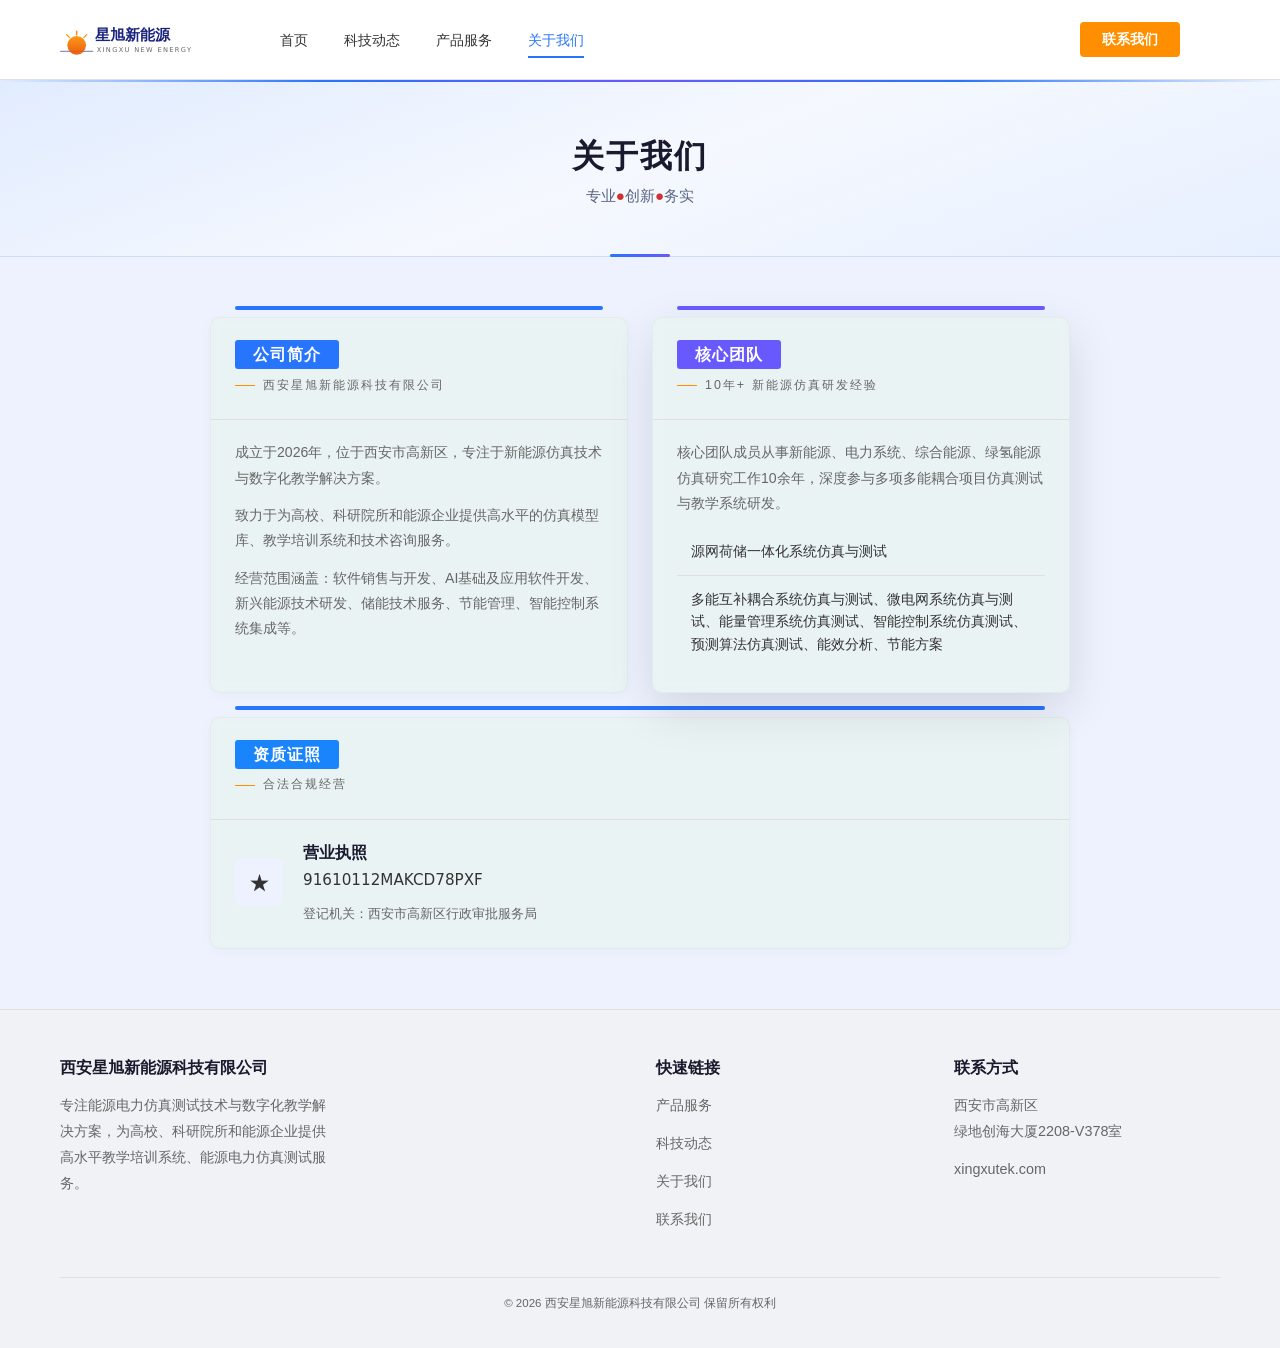
<file: about.html>
<!DOCTYPE html>
<html lang="zh-CN">
<head>
  <meta charset="UTF-8">
  <meta name="viewport" content="width=device-width, initial-scale=1.0">
  <meta name="description" content="了解星旭新能源 — 公司简介、团队背景与资质证照">
  <title>关于我们 — 星旭新能源</title>
  <link rel="icon" href="favicon.svg" type="image/svg+xml">
  <link rel="stylesheet" href="css/style.css?v=20260528d">
<script>var _hmt=_hmt||[];(function(){var hm=document.createElement("script");hm.src="https://hm.baidu.com/hm.js?4e7e7a96ab11a7a02c850b5ba16cb30c";var s=document.getElementsByTagName("script")[0];s.parentNode.insertBefore(hm,s);})();</script>
</head>
<body>

<nav class="navbar">
  <div class="nav-inner">
    <a href="index.html" class="nav-logo">
      <img src="images/logo.svg" alt="星旭新能源">
    </a>
    <ul class="nav-links" id="navLinks">
      <li><a href="index.html">首页</a></li>
      <li><a href="news.html">科技动态</a></li>
      <li><a href="products.html">产品服务</a></li>
      <li><a href="about.html" class="active">关于我们</a></li>
    </ul>
    <div class="nav-contact">
      <a href="contact.html" class="btn btn-primary">联系我们</a>
    </div>
    <button class="nav-toggle" id="navToggle" aria-label="菜单">&#9776;</button>
  </div>
</nav>

<section class="hero-sub">
  <div class="container">
    <h1>关于我们</h1>
    <p>专业<span style="color:#D32F2F;">●</span>创新<span style="color:#D32F2F;">●</span>务实</p>
  </div>
</section>

<section class="section reveal" style="background: #eef2ff;">
  <div class="container" style="max-width: 900px;">
    <div class="news-grid" style="grid-template-columns: 1fr 1fr;">

      <!-- 公司简介 -->
      <div class="news-col" style="margin:0;">
        <div class="news-col-header">
          <span class="news-tag t1">公司简介</span>
          <p class="news-subtitle">西安星旭新能源科技有限公司</p>
        </div>
        <div class="product-card-body">
          <p style="font-size: 0.88rem; line-height: 1.8;">成立于2026年，位于西安市高新区，专注于新能源仿真技术与数字化教学解决方案。</p>
          <p style="font-size: 0.88rem; line-height: 1.8;">致力于为高校、科研院所和能源企业提供高水平的仿真模型库、教学培训系统和技术咨询服务。</p>
          <p style="font-size: 0.88rem; line-height: 1.8;">经营范围涵盖：软件销售与开发、AI基础及应用软件开发、新兴能源技术研发、储能技术服务、节能管理、智能控制系统集成等。</p>
        </div>
      </div>

      <!-- 核心团队 -->
      <div class="news-col" style="margin:0;">
        <div class="news-col-header">
          <span class="news-tag t2">核心团队</span>
          <p class="news-subtitle">10年+ 新能源仿真研发经验</p>
        </div>
        <div class="product-card-body">
          <p style="font-size: 0.88rem; line-height: 1.8;">核心团队成员从事新能源、电力系统、综合能源、绿氢能源仿真研究工作10余年，深度参与多项多能耦合项目仿真测试与教学系统研发。</p>
          <div class="product-list" style="margin-top: 12px;">
            <div class="product-item">源网荷储一体化系统仿真与测试</div>
            <div class="product-item">多能互补耦合系统仿真与测试、微电网系统仿真与测试、能量管理系统仿真测试、智能控制系统仿真测试、预测算法仿真测试、能效分析、节能方案</div>
          </div>
        </div>
      </div>

    </div>

    <!-- 资质证照 -->
    <div style="margin-top: 24px;">
      <div class="news-col">
        <div class="news-col-header">
          <span class="news-tag t3">资质证照</span>
          <p class="news-subtitle">合法合规经营</p>
        </div>
        <div class="product-card-body">
          <div style="display: grid; grid-template-columns: auto 1fr; gap: 20px; align-items: center;">
            <div style="width: 48px; height: 48px; background: #eef2ff; border-radius: 8px; display: flex; align-items: center; justify-content: center; font-size: 1.3rem;">&#9733;</div>
            <div>
              <p style="font-weight: 700; color: #1a1a2e; margin-bottom: 2px;">营业执照</p>
              <p style="font-family: var(--font-en); font-size: 0.95rem; color: var(--color-text);">91610112MAKCD78PXF</p>
              <p style="font-size: 0.8rem; color: var(--color-text-light); margin: 0;">登记机关：西安市高新区行政审批服务局</p>
            </div>
          </div>
        </div>
      </div>
    </div>
  </div>
</section>

<footer class="footer-new">
  <div class="container">
    <div class="footer-grid">
      <div>
        <h4>西安星旭新能源科技有限公司</h4>
        <p>专注能源电力仿真测试技术与数字化教学解决方案，为高校、科研院所和能源企业提供高水平教学培训系统、能源电力仿真测试服务。</p>
      </div>
      <div></div>
      <div>
        <h4>快速链接</h4>
        <p><a href="products.html">产品服务</a></p>
        <p><a href="news.html">科技动态</a></p>
        <p><a href="about.html">关于我们</a></p>
        <p><a href="contact.html">联系我们</a></p>
      </div>
      <div>
        <h4>联系方式</h4>
        <p>西安市高新区<br>绿地创海大厦2208-V378室</p>
        <p style="margin-top:8px;">xingxutek.com</p>
      </div>
    </div>
    <div class="footer-bottom">
      <p>&copy; 2026 西安星旭新能源科技有限公司 保留所有权利</p>
    </div>
  </div>
</footer>

<script src="js/main.js"></script>
</body>
</html>
</file>
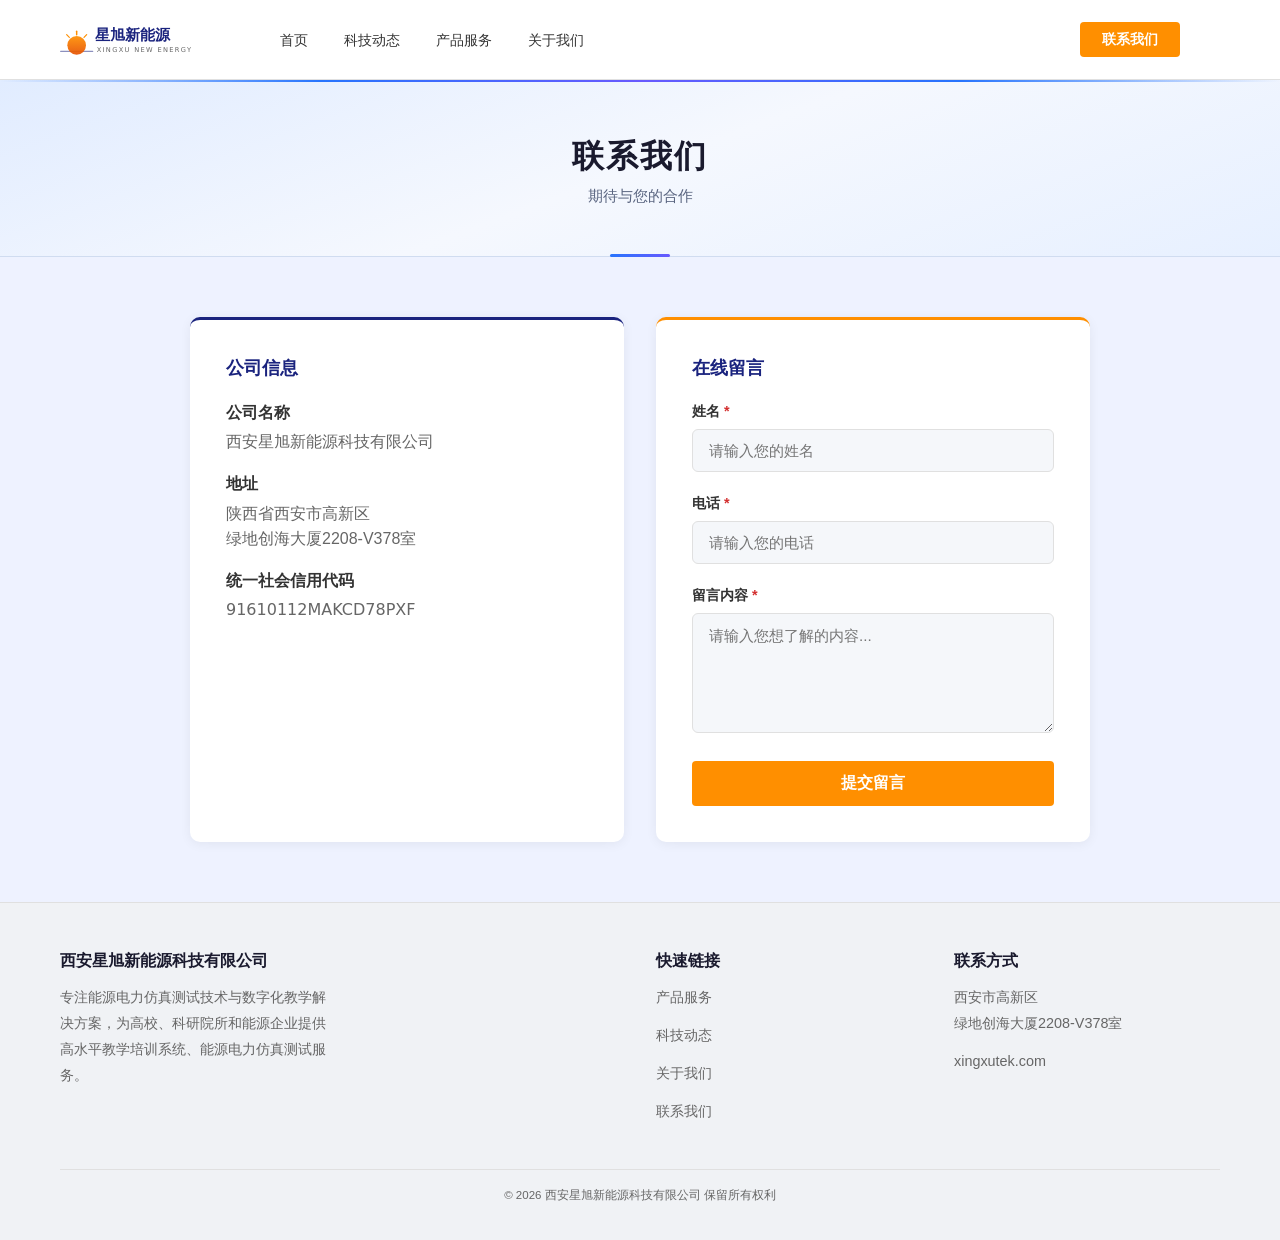
<file: contact.html>
<!DOCTYPE html>
<html lang="zh-CN">
<head>
  <meta charset="UTF-8">
  <meta name="viewport" content="width=device-width, initial-scale=1.0">
  <meta name="description" content="联系星旭新能源 — 商务合作与技术咨询">
  <title>联系我们 — 星旭新能源</title>
  <link rel="icon" href="favicon.svg" type="image/svg+xml">
  <link rel="stylesheet" href="css/style.css?v=20260528d">
<script>var _hmt=_hmt||[];(function(){var hm=document.createElement("script");hm.src="https://hm.baidu.com/hm.js?4e7e7a96ab11a7a02c850b5ba16cb30c";var s=document.getElementsByTagName("script")[0];s.parentNode.insertBefore(hm,s);})();</script>
</head>
<body>

<nav class="navbar">
  <div class="nav-inner">
    <a href="index.html" class="nav-logo">
      <img src="images/logo.svg" alt="星旭新能源">
    </a>
    <ul class="nav-links" id="navLinks">
      <li><a href="index.html">首页</a></li>
      <li><a href="news.html">科技动态</a></li>
      <li><a href="products.html">产品服务</a></li>
      <li><a href="about.html">关于我们</a></li>
    </ul>
    <div class="nav-contact">
      <a href="contact.html" class="btn btn-primary">联系我们</a>
    </div>
    <button class="nav-toggle" id="navToggle" aria-label="菜单">&#9776;</button>
  </div>
</nav>

<section class="hero-sub">
  <div class="container">
    <h1>联系我们</h1>
    <p>期待与您的合作</p>
  </div>
</section>

<section class="section reveal" style="background: #eef2ff;">
  <div class="container">
    <div class="contact-grid">

      <div class="info-card">
        <h3>公司信息</h3>
        <div class="info-item">
          <strong>公司名称</strong>
          <p>西安星旭新能源科技有限公司</p>
        </div>
        <div class="info-item">
          <strong>地址</strong>
          <p>陕西省西安市高新区<br>绿地创海大厦2208-V378室</p>
        </div>
        <div class="info-item">
          <strong>统一社会信用代码</strong>
          <p style="font-family: var(--font-en);">91610112MAKCD78PXF</p>
        </div>
      </div>

      <div class="info-card">
        <h3>在线留言</h3>
        <form id="contactForm" novalidate>
          <div class="form-group">
            <label for="name">姓名 <span style="color: #D32F2F;">*</span></label>
            <input type="text" id="name" name="name" required placeholder="请输入您的姓名">
            <span class="form-error" id="nameError">请输入姓名</span>
          </div>
          <div class="form-group">
            <label for="phone">电话 <span style="color: #D32F2F;">*</span></label>
            <input type="tel" id="phone" name="phone" required placeholder="请输入您的电话">
            <span class="form-error" id="phoneError">请输入电话</span>
          </div>
          <div class="form-group">
            <label for="message">留言内容 <span style="color: #D32F2F;">*</span></label>
            <textarea id="message" name="message" required placeholder="请输入您想了解的内容..."></textarea>
            <span class="form-error" id="messageError">请输入留言内容</span>
          </div>
          <button type="submit" class="btn btn-primary" style="width: 100%;">提交留言</button>
        </form>
        <div id="formSuccess" style="display: none;" class="form-success"><div class="check-icon">&#10004;</div><p>留言已提交，我们会尽快与您联系！</p></div>
      </div>

    </div>
  </div>
</section>

<footer class="footer-new">
  <div class="container">
    <div class="footer-grid">
      <div>
        <h4>西安星旭新能源科技有限公司</h4>
        <p>专注能源电力仿真测试技术与数字化教学解决方案，为高校、科研院所和能源企业提供高水平教学培训系统、能源电力仿真测试服务。</p>
      </div>
      <div></div>
      <div>
        <h4>快速链接</h4>
        <p><a href="products.html">产品服务</a></p>
        <p><a href="news.html">科技动态</a></p>
        <p><a href="about.html">关于我们</a></p>
        <p><a href="contact.html">联系我们</a></p>
      </div>
      <div>
        <h4>联系方式</h4>
        <p>西安市高新区<br>绿地创海大厦2208-V378室</p>
        <p style="margin-top:8px;">xingxutek.com</p>
      </div>

    </div>
    <div class="footer-bottom">
      <p>&copy; 2026 西安星旭新能源科技有限公司 保留所有权利</p>
    </div>
  </div>
</footer>

<script src="js/main.js"></script>
</body>
</html>
</file>
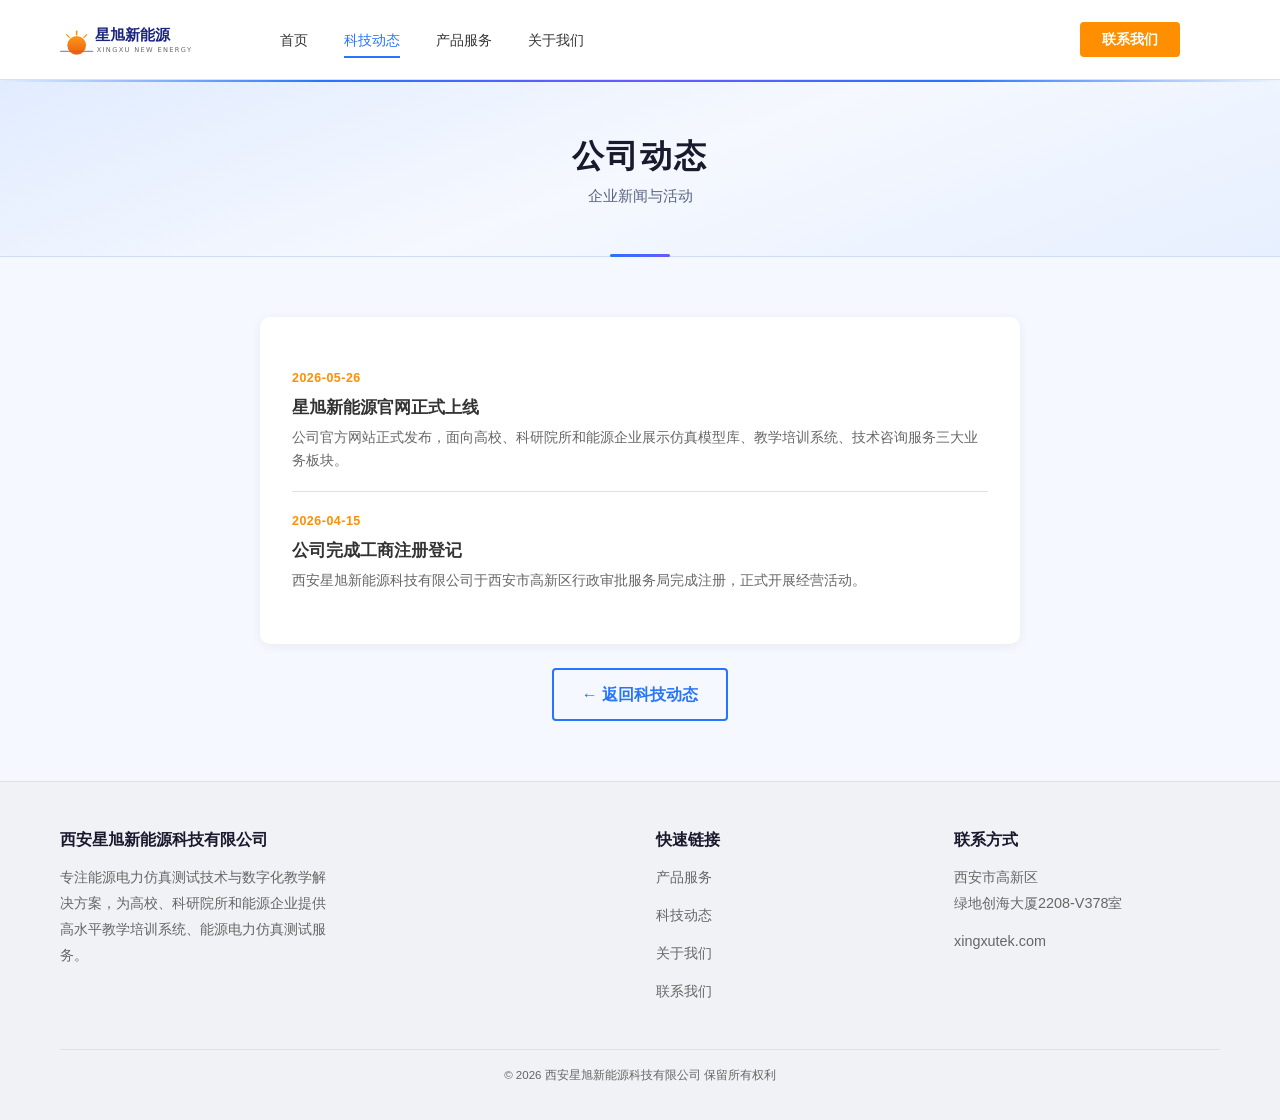
<file: news-company.html>
<!DOCTYPE html>
<html lang="zh-CN">
<head>
  <meta charset="UTF-8">
  <meta name="viewport" content="width=device-width, initial-scale=1.0">
  <meta name="description" content="星旭新能源公司动态">
  <title>公司动态 — 星旭新能源</title>
  <link rel="icon" href="favicon.svg" type="image/svg+xml">
  <link rel="stylesheet" href="css/style.css?v=20260528d">
<script>var _hmt=_hmt||[];(function(){var hm=document.createElement("script");hm.src="https://hm.baidu.com/hm.js?4e7e7a96ab11a7a02c850b5ba16cb30c";var s=document.getElementsByTagName("script")[0];s.parentNode.insertBefore(hm,s);})();</script>
</head>
<body>

<nav class="navbar">
  <div class="nav-inner">
    <a href="index.html" class="nav-logo">
      <img src="images/logo.svg" alt="星旭新能源">
    </a>
    <ul class="nav-links" id="navLinks">
      <li><a href="index.html">首页</a></li>
      <li><a href="news.html" class="active">科技动态</a></li>
      <li><a href="products.html">产品服务</a></li>
      <li><a href="about.html">关于我们</a></li>
    </ul>
    <div class="nav-contact">
      <a href="contact.html" class="btn btn-primary">联系我们</a>
    </div>
    <button class="nav-toggle" id="navToggle" aria-label="菜单">&#9776;</button>
  </div>
</nav>

<section class="hero-sub">
  <div class="container">
    <h1>公司动态</h1>
    <p>企业新闻与活动</p>
  </div>
</section>

<section class="section reveal">
  <div class="container" style="max-width: 800px;">
    <div class="news-list-page">
      <div class="news-list-item">
        <div class="news-date">2026-05-26</div>
        <div class="news-item-title">星旭新能源官网正式上线</div>
        <div class="news-item-desc">公司官方网站正式发布，面向高校、科研院所和能源企业展示仿真模型库、教学培训系统、技术咨询服务三大业务板块。</div>
      </div>
      <div class="news-list-item">
        <div class="news-date">2026-04-15</div>
        <div class="news-item-title">公司完成工商注册登记</div>
        <div class="news-item-desc">西安星旭新能源科技有限公司于西安市高新区行政审批服务局完成注册，正式开展经营活动。</div>
      </div>
    </div>
    <div style="text-align: center; margin-top: 24px;">
      <a href="news.html" class="btn btn-outline" style="color: #2774fd; border-color: #2774fd;">← 返回科技动态</a>
    </div>
  </div>
</section>

<footer class="footer-new">
  <div class="container">
    <div class="footer-grid">
      <div>
        <h4>西安星旭新能源科技有限公司</h4>
        <p>专注能源电力仿真测试技术与数字化教学解决方案，为高校、科研院所和能源企业提供高水平教学培训系统、能源电力仿真测试服务。</p>
      </div>
      <div></div>
      <div>
        <h4>快速链接</h4>
        <p><a href="products.html">产品服务</a></p>
        <p><a href="news.html">科技动态</a></p>
        <p><a href="about.html">关于我们</a></p>
        <p><a href="contact.html">联系我们</a></p>
      </div>
      <div>
        <h4>联系方式</h4>
        <p>西安市高新区<br>绿地创海大厦2208-V378室</p>
        <p style="margin-top:8px;">xingxutek.com</p>
      </div>

    </div>
    <div class="footer-bottom">
      <p>&copy; 2026 西安星旭新能源科技有限公司 保留所有权利</p>
    </div>
  </div>
</footer>

<script src="js/main.js"></script>
</body>
</html>
</file>
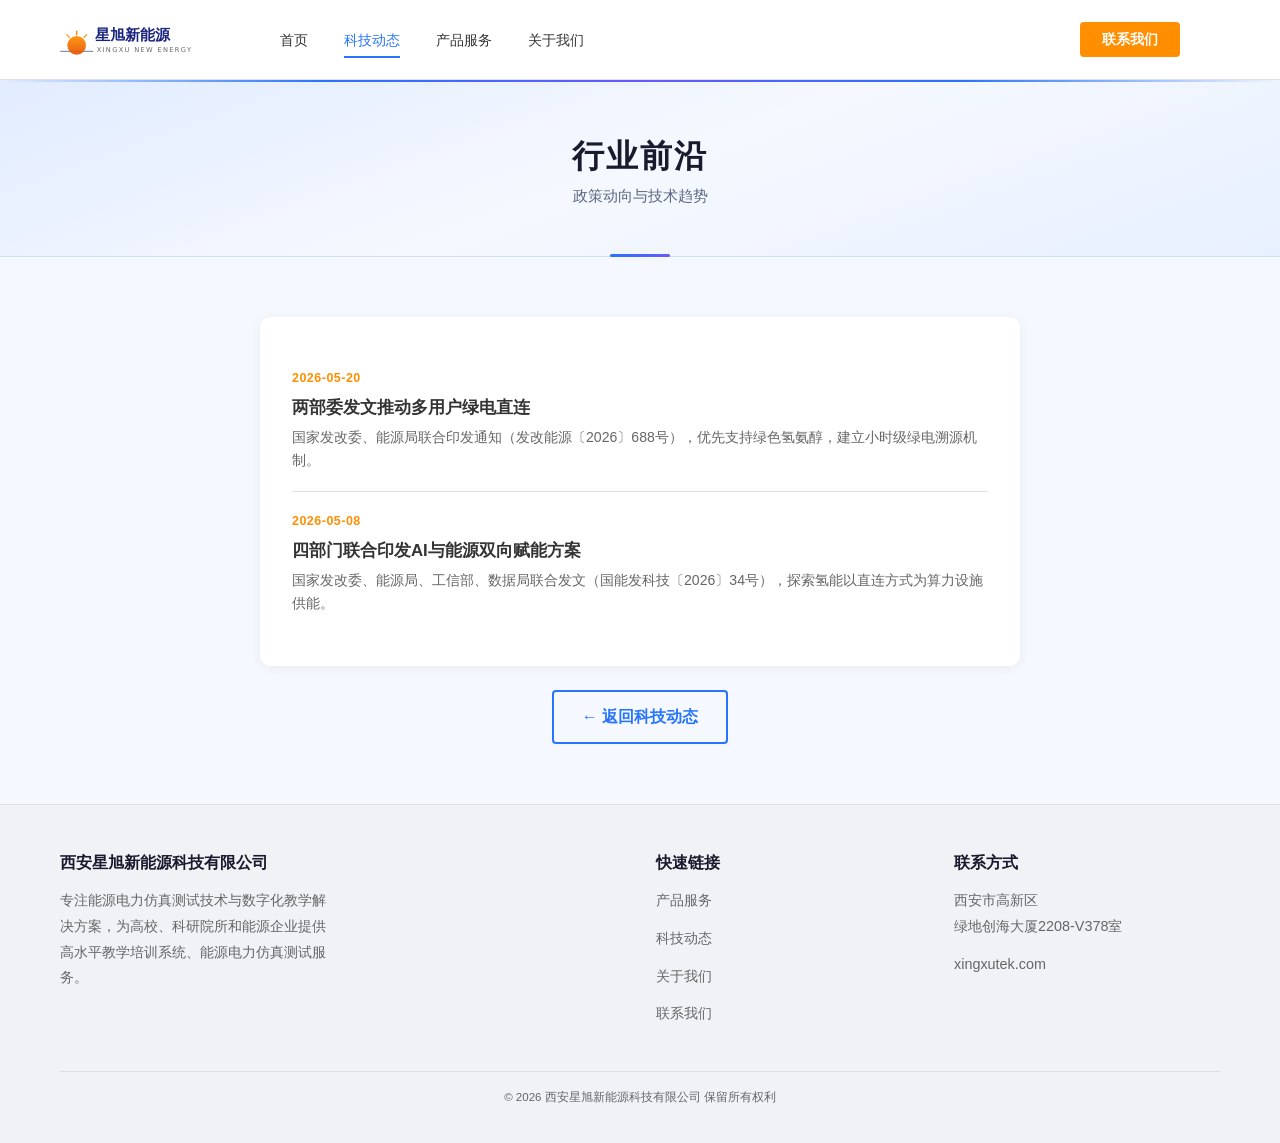
<file: news-industry.html>
<!DOCTYPE html>
<html lang="zh-CN">
<head>
  <meta charset="UTF-8">
  <meta name="viewport" content="width=device-width, initial-scale=1.0">
  <meta name="description" content="星旭新能源行业前沿">
  <title>行业前沿 — 星旭新能源</title>
  <link rel="icon" href="favicon.svg" type="image/svg+xml">
  <link rel="stylesheet" href="css/style.css?v=20260528d">
<script>var _hmt=_hmt||[];(function(){var hm=document.createElement("script");hm.src="https://hm.baidu.com/hm.js?4e7e7a96ab11a7a02c850b5ba16cb30c";var s=document.getElementsByTagName("script")[0];s.parentNode.insertBefore(hm,s);})();</script>
</head>
<body>

<nav class="navbar">
  <div class="nav-inner">
    <a href="index.html" class="nav-logo">
      <img src="images/logo.svg" alt="星旭新能源">
    </a>
    <ul class="nav-links" id="navLinks">
      <li><a href="index.html">首页</a></li>
      <li><a href="news.html" class="active">科技动态</a></li>
      <li><a href="products.html">产品服务</a></li>
      <li><a href="about.html">关于我们</a></li>
    </ul>
    <div class="nav-contact">
      <a href="contact.html" class="btn btn-primary">联系我们</a>
    </div>
    <button class="nav-toggle" id="navToggle" aria-label="菜单">&#9776;</button>
  </div>
</nav>

<section class="hero-sub">
  <div class="container">
    <h1>行业前沿</h1>
    <p>政策动向与技术趋势</p>
  </div>
</section>

<section class="section reveal">
  <div class="container" style="max-width: 800px;">
    <div class="news-list-page">
      <div class="news-list-item">
        <div class="news-date">2026-05-20</div>
        <div class="news-item-title"><a href="https://www.ndrc.gov.cn/xwdt/tzgg/202605/t20260520_1405314_ext.html" target="_blank" rel="noopener">两部委发文推动多用户绿电直连</a></div>
        <div class="news-item-desc">国家发改委、能源局联合印发通知（发改能源〔2026〕688号），优先支持绿色氢氨醇，建立小时级绿电溯源机制。</div>
      </div>
      <div class="news-list-item">
        <div class="news-date">2026-05-08</div>
        <div class="news-item-title"><a href="https://www.gov.cn/zhengce/zhengceku/202605/content_7068153.htm" target="_blank" rel="noopener">四部门联合印发AI与能源双向赋能方案</a></div>
        <div class="news-item-desc">国家发改委、能源局、工信部、数据局联合发文（国能发科技〔2026〕34号），探索氢能以直连方式为算力设施供能。</div>
      </div>
    </div>
    <div style="text-align: center; margin-top: 24px;">
      <a href="news.html" class="btn btn-outline" style="color: #2774fd; border-color: #2774fd;">← 返回科技动态</a>
    </div>
  </div>
</section>

<footer class="footer-new">
  <div class="container">
    <div class="footer-grid">
      <div>
        <h4>西安星旭新能源科技有限公司</h4>
        <p>专注能源电力仿真测试技术与数字化教学解决方案，为高校、科研院所和能源企业提供高水平教学培训系统、能源电力仿真测试服务。</p>
      </div>
      <div></div>
      <div>
        <h4>快速链接</h4>
        <p><a href="products.html">产品服务</a></p>
        <p><a href="news.html">科技动态</a></p>
        <p><a href="about.html">关于我们</a></p>
        <p><a href="contact.html">联系我们</a></p>
      </div>
      <div>
        <h4>联系方式</h4>
        <p>西安市高新区<br>绿地创海大厦2208-V378室</p>
        <p style="margin-top:8px;">xingxutek.com</p>
      </div>

    </div>
    <div class="footer-bottom">
      <p>&copy; 2026 西安星旭新能源科技有限公司 保留所有权利</p>
    </div>
  </div>
</footer>

<script src="js/main.js"></script>
</body>
</html>
</file>
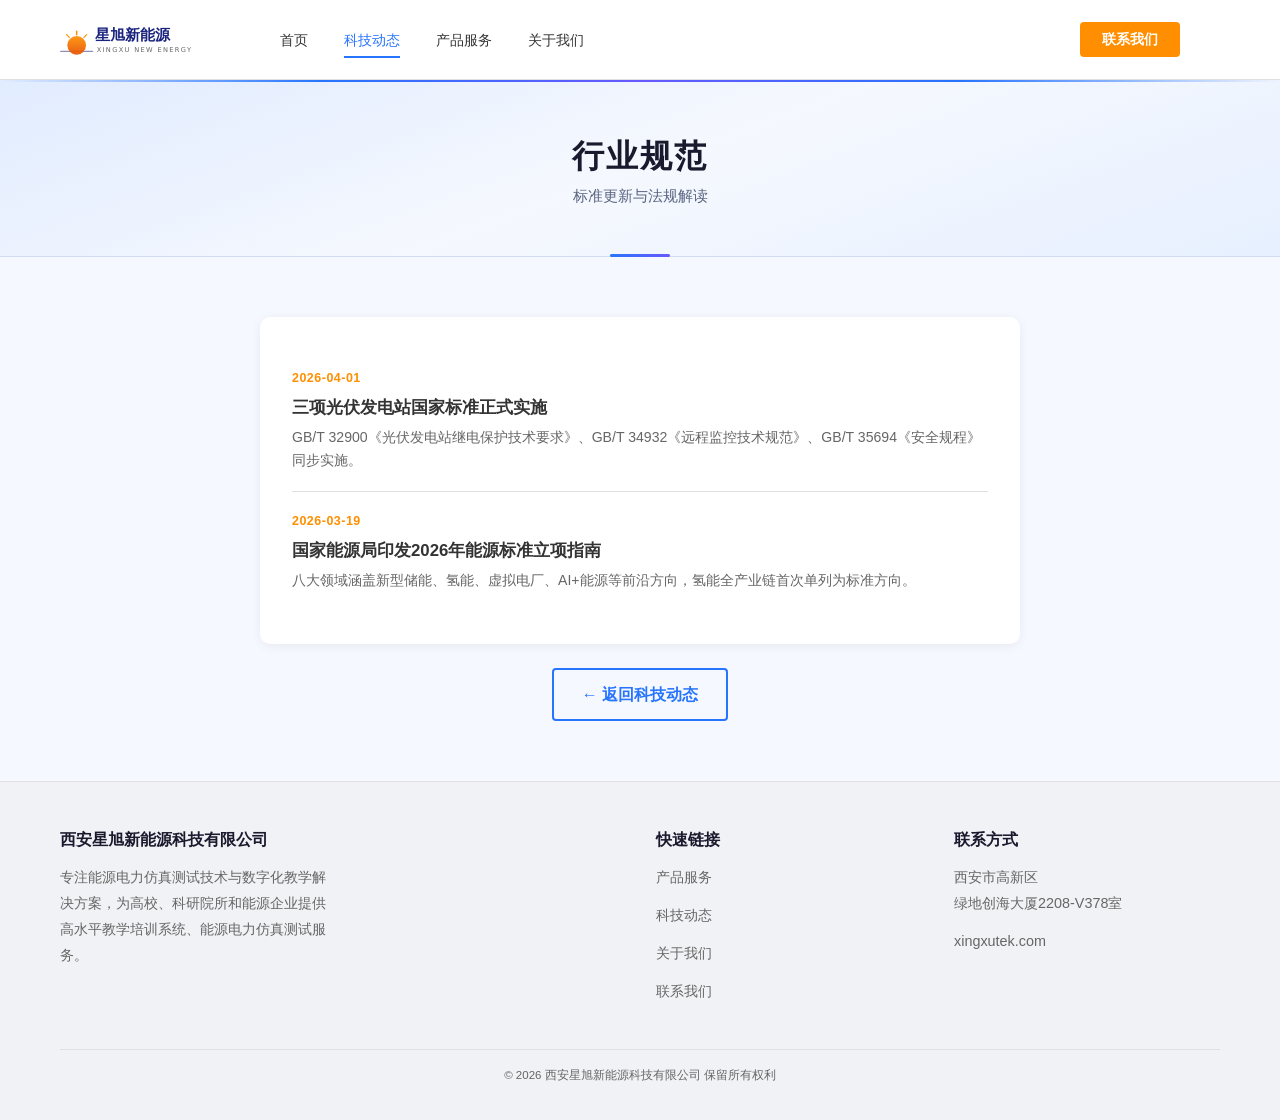
<file: news-standards.html>
<!DOCTYPE html>
<html lang="zh-CN">
<head>
  <meta charset="UTF-8">
  <meta name="viewport" content="width=device-width, initial-scale=1.0">
  <meta name="description" content="星旭新能源行业规范">
  <title>行业规范 — 星旭新能源</title>
  <link rel="icon" href="favicon.svg" type="image/svg+xml">
  <link rel="stylesheet" href="css/style.css?v=20260528d">
<script>var _hmt=_hmt||[];(function(){var hm=document.createElement("script");hm.src="https://hm.baidu.com/hm.js?4e7e7a96ab11a7a02c850b5ba16cb30c";var s=document.getElementsByTagName("script")[0];s.parentNode.insertBefore(hm,s);})();</script>
</head>
<body>

<nav class="navbar">
  <div class="nav-inner">
    <a href="index.html" class="nav-logo">
      <img src="images/logo.svg" alt="星旭新能源">
    </a>
    <ul class="nav-links" id="navLinks">
      <li><a href="index.html">首页</a></li>
      <li><a href="news.html" class="active">科技动态</a></li>
      <li><a href="products.html">产品服务</a></li>
      <li><a href="about.html">关于我们</a></li>
    </ul>
    <div class="nav-contact">
      <a href="contact.html" class="btn btn-primary">联系我们</a>
    </div>
    <button class="nav-toggle" id="navToggle" aria-label="菜单">&#9776;</button>
  </div>
</nav>

<section class="hero-sub">
  <div class="container">
    <h1>行业规范</h1>
    <p>标准更新与法规解读</p>
  </div>
</section>

<section class="section reveal">
  <div class="container" style="max-width: 800px;">
    <div class="news-list-page">
      <div class="news-list-item">
        <div class="news-date">2026-04-01</div>
        <div class="news-item-title"><a href="https://www.cqn.com.cn/zgzlb/content/2026-04/01/content_9150469.htm" target="_blank" rel="noopener">三项光伏发电站国家标准正式实施</a></div>
        <div class="news-item-desc">GB/T 32900《光伏发电站继电保护技术要求》、GB/T 34932《远程监控技术规范》、GB/T 35694《安全规程》同步实施。</div>
      </div>
      <div class="news-list-item">
        <div class="news-date">2026-03-19</div>
        <div class="news-item-title"><a href="http://www.nea.gov.cn/20260324/a3810b8d733c4972a67ef5891a17b8ea/c.html" target="_blank" rel="noopener">国家能源局印发2026年能源标准立项指南</a></div>
        <div class="news-item-desc">八大领域涵盖新型储能、氢能、虚拟电厂、AI+能源等前沿方向，氢能全产业链首次单列为标准方向。</div>
      </div>
    </div>
    <div style="text-align: center; margin-top: 24px;">
      <a href="news.html" class="btn btn-outline" style="color: #2774fd; border-color: #2774fd;">← 返回科技动态</a>
    </div>
  </div>
</section>

<footer class="footer-new">
  <div class="container">
    <div class="footer-grid">
      <div>
        <h4>西安星旭新能源科技有限公司</h4>
        <p>专注能源电力仿真测试技术与数字化教学解决方案，为高校、科研院所和能源企业提供高水平教学培训系统、能源电力仿真测试服务。</p>
      </div>
      <div></div>
      <div>
        <h4>快速链接</h4>
        <p><a href="products.html">产品服务</a></p>
        <p><a href="news.html">科技动态</a></p>
        <p><a href="about.html">关于我们</a></p>
        <p><a href="contact.html">联系我们</a></p>
      </div>
      <div>
        <h4>联系方式</h4>
        <p>西安市高新区<br>绿地创海大厦2208-V378室</p>
        <p style="margin-top:8px;">xingxutek.com</p>
      </div>

    </div>
    <div class="footer-bottom">
      <p>&copy; 2026 西安星旭新能源科技有限公司 保留所有权利</p>
    </div>
  </div>
</footer>

<script src="js/main.js"></script>
</body>
</html>
</file>
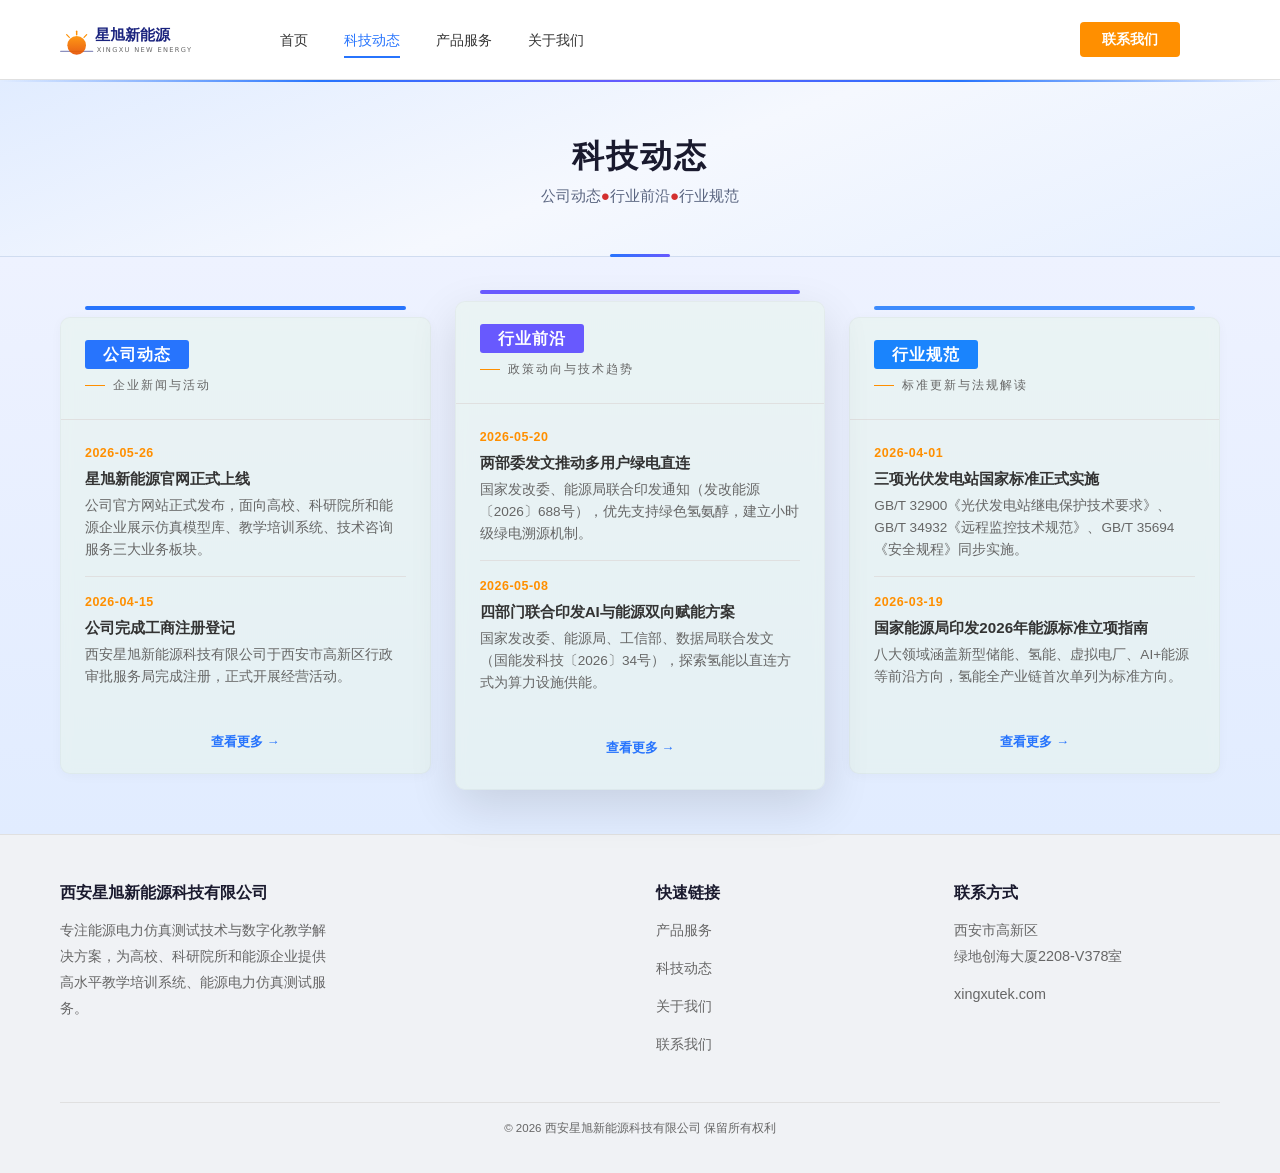
<file: news.html>
<!DOCTYPE html>
<html lang="zh-CN">
<head>
  <meta charset="UTF-8">
  <meta name="viewport" content="width=device-width, initial-scale=1.0">
  <meta name="description" content="星旭新能源科技动态 — 公司动态、行业前沿、行业规范">
  <title>科技动态 — 星旭新能源</title>
  <link rel="icon" href="favicon.svg" type="image/svg+xml">
  <link rel="stylesheet" href="css/style.css?v=20260528d">
<script>var _hmt=_hmt||[];(function(){var hm=document.createElement("script");hm.src="https://hm.baidu.com/hm.js?4e7e7a96ab11a7a02c850b5ba16cb30c";var s=document.getElementsByTagName("script")[0];s.parentNode.insertBefore(hm,s);})();</script>
</head>
<body>

<nav class="navbar">
  <div class="nav-inner">
    <a href="index.html" class="nav-logo">
      <img src="images/logo.svg" alt="星旭新能源">
    </a>
    <ul class="nav-links" id="navLinks">
      <li><a href="index.html">首页</a></li>
      <li><a href="news.html" class="active">科技动态</a></li>
      <li><a href="products.html">产品服务</a></li>
      <li><a href="about.html">关于我们</a></li>
    </ul>
    <div class="nav-contact">
      <a href="contact.html" class="btn btn-primary">联系我们</a>
    </div>
    <button class="nav-toggle" id="navToggle" aria-label="菜单">&#9776;</button>
  </div>
</nav>

<section class="hero-sub">
  <div class="container">
    <h1>科技动态</h1>
    <p>公司动态<span style="color:#D32F2F;">●</span>行业前沿<span style="color:#D32F2F;">●</span>行业规范</p>
  </div>
</section>

<section class="section news-section reveal">
  <div class="container">
    <div class="news-grid">

      <!-- 公司动态 -->
      <div class="news-col">
        <div class="news-col-header">
          <span class="news-tag t1">公司动态</span>
          <p class="news-subtitle">企业新闻与活动</p>
        </div>
        <ul class="news-list">
          <li>
            <div class="news-date">2026-05-26</div>
            <div class="news-item-title">星旭新能源官网正式上线</div>
            <div class="news-item-desc">公司官方网站正式发布，面向高校、科研院所和能源企业展示仿真模型库、教学培训系统、技术咨询服务三大业务板块。</div>
          </li>
          <li>
            <div class="news-date">2026-04-15</div>
            <div class="news-item-title">公司完成工商注册登记</div>
            <div class="news-item-desc">西安星旭新能源科技有限公司于西安市高新区行政审批服务局完成注册，正式开展经营活动。</div>
          </li>
        </ul>
        <div class="news-more"><a href="news-company.html">查看更多 →</a></div>
      </div>

      <!-- 行业前沿 -->
      <div class="news-col">
        <div class="news-col-header">
          <span class="news-tag t2">行业前沿</span>
          <p class="news-subtitle">政策动向与技术趋势</p>
        </div>
        <ul class="news-list">
          <li>
            <div class="news-date">2026-05-20</div>
            <div class="news-item-title"><a href="https://www.ndrc.gov.cn/xwdt/tzgg/202605/t20260520_1405314_ext.html" target="_blank" rel="noopener">两部委发文推动多用户绿电直连</a></div>
            <div class="news-item-desc">国家发改委、能源局联合印发通知（发改能源〔2026〕688号），优先支持绿色氢氨醇，建立小时级绿电溯源机制。</div>
          </li>
          <li>
            <div class="news-date">2026-05-08</div>
            <div class="news-item-title"><a href="https://www.gov.cn/zhengce/zhengceku/202605/content_7068153.htm" target="_blank" rel="noopener">四部门联合印发AI与能源双向赋能方案</a></div>
            <div class="news-item-desc">国家发改委、能源局、工信部、数据局联合发文（国能发科技〔2026〕34号），探索氢能以直连方式为算力设施供能。</div>
          </li>
        </ul>
        <div class="news-more"><a href="news-industry.html">查看更多 →</a></div>
      </div>

      <!-- 行业规范 -->
      <div class="news-col">
        <div class="news-col-header">
          <span class="news-tag t3">行业规范</span>
          <p class="news-subtitle">标准更新与法规解读</p>
        </div>
        <ul class="news-list">
          <li>
            <div class="news-date">2026-04-01</div>
            <div class="news-item-title"><a href="https://www.cqn.com.cn/zgzlb/content/2026-04/01/content_9150469.htm" target="_blank" rel="noopener">三项光伏发电站国家标准正式实施</a></div>
            <div class="news-item-desc">GB/T 32900《光伏发电站继电保护技术要求》、GB/T 34932《远程监控技术规范》、GB/T 35694《安全规程》同步实施。</div>
          </li>
          <li>
            <div class="news-date">2026-03-19</div>
            <div class="news-item-title"><a href="http://www.nea.gov.cn/20260324/a3810b8d733c4972a67ef5891a17b8ea/c.html" target="_blank" rel="noopener">国家能源局印发2026年能源标准立项指南</a></div>
            <div class="news-item-desc">八大领域涵盖新型储能、氢能、虚拟电厂、AI+能源等前沿方向，氢能全产业链首次单列为标准方向。</div>
          </li>
        </ul>
        <div class="news-more"><a href="news-standards.html">查看更多 →</a></div>
      </div>

    </div>
  </div>
</section>

<footer class="footer-new">
  <div class="container">
    <div class="footer-grid">
      <div>
        <h4>西安星旭新能源科技有限公司</h4>
        <p>专注能源电力仿真测试技术与数字化教学解决方案，为高校、科研院所和能源企业提供高水平教学培训系统、能源电力仿真测试服务。</p>
      </div>
      <div></div>
      <div>
        <h4>快速链接</h4>
        <p><a href="products.html">产品服务</a></p>
        <p><a href="news.html">科技动态</a></p>
        <p><a href="about.html">关于我们</a></p>
        <p><a href="contact.html">联系我们</a></p>
      </div>
      <div>
        <h4>联系方式</h4>
        <p>西安市高新区<br>绿地创海大厦2208-V378室</p>
        <p style="margin-top:8px;">xingxutek.com</p>
      </div>

    </div>
    <div class="footer-bottom">
      <p>&copy; 2026 西安星旭新能源科技有限公司 保留所有权利</p>
    </div>
  </div>
</footer>

<script src="js/main.js"></script>
</body>
</html>
</file>
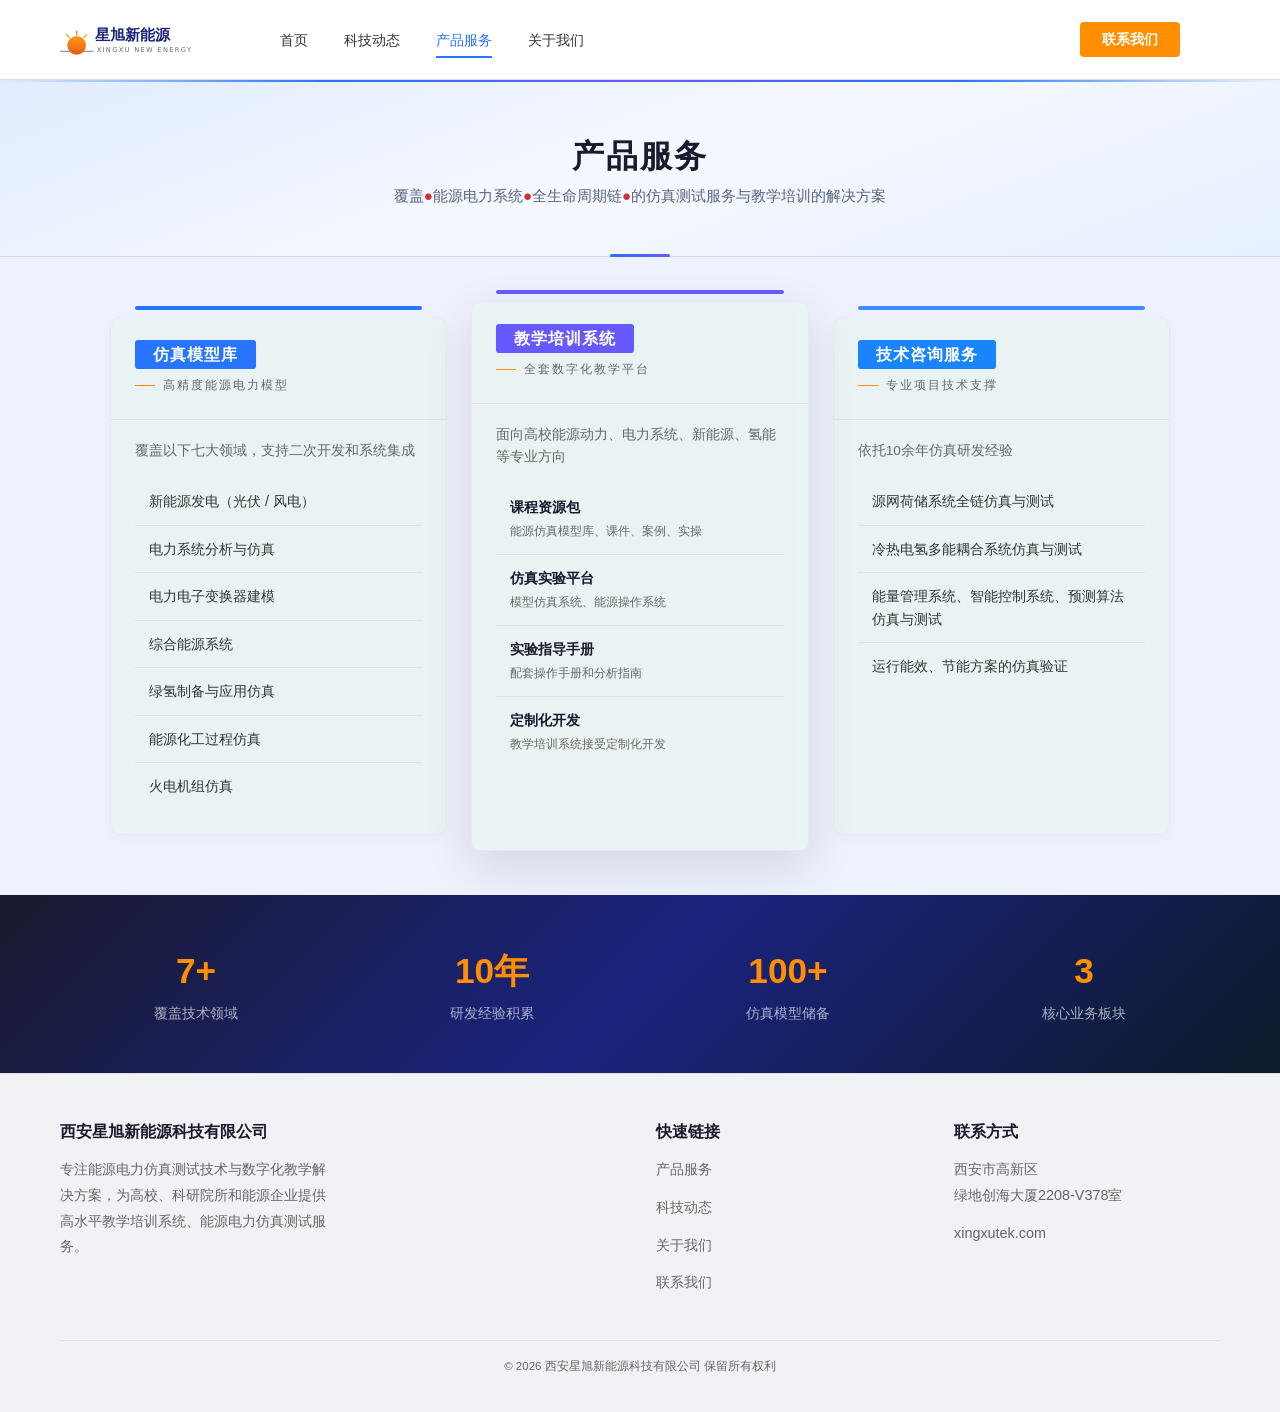
<file: products.html>
<!DOCTYPE html>
<html lang="zh-CN">
<head>
  <meta charset="UTF-8">
  <meta name="viewport" content="width=device-width, initial-scale=1.0">
  <meta name="description" content="星旭新能源产品服务 — 仿真模型库、教学培训系统、技术咨询服务">
  <title>产品服务 — 星旭新能源</title>
  <link rel="icon" href="favicon.svg" type="image/svg+xml">
  <link rel="stylesheet" href="css/style.css?v=20260528d">
<script>var _hmt=_hmt||[];(function(){var hm=document.createElement("script");hm.src="https://hm.baidu.com/hm.js?4e7e7a96ab11a7a02c850b5ba16cb30c";var s=document.getElementsByTagName("script")[0];s.parentNode.insertBefore(hm,s);})();</script>
</head>
<body>

<nav class="navbar">
  <div class="nav-inner">
    <a href="index.html" class="nav-logo">
      <img src="images/logo.svg" alt="星旭新能源">
    </a>
    <ul class="nav-links" id="navLinks">
      <li><a href="index.html">首页</a></li>
      <li><a href="news.html">科技动态</a></li>
      <li><a href="products.html" class="active">产品服务</a></li>
      <li><a href="about.html">关于我们</a></li>
    </ul>
    <div class="nav-contact">
      <a href="contact.html" class="btn btn-primary">联系我们</a>
    </div>
    <button class="nav-toggle" id="navToggle" aria-label="菜单">&#9776;</button>
  </div>
</nav>

<section class="hero-sub">
  <div class="container">
    <h1>产品服务</h1>
    <p>覆盖<span style="color:#D32F2F;">●</span>能源电力系统<span style="color:#D32F2F;">●</span>全生命周期链<span style="color:#D32F2F;">●</span>的仿真测试服务与教学培训的解决方案</p>
  </div>
</section>

<section class="section reveal" style="background: #eef2ff;">
  <div class="container" style="max-width: 1100px;">
    <div class="news-grid">

      <!-- 仿真模型库 -->
      <div class="news-col">
        <div class="news-col-header">
          <span class="news-tag t1">仿真模型库</span>
          <p class="news-subtitle">高精度能源电力模型</p>
        </div>
        <div class="product-card-body">
          <p style="color: var(--color-text-light); font-size: 0.85rem; margin-bottom: 16px;">覆盖以下七大领域，支持二次开发和系统集成</p>
          <div class="product-list">
            <div class="product-item">新能源发电（光伏 / 风电）</div>
            <div class="product-item">电力系统分析与仿真</div>
            <div class="product-item">电力电子变换器建模</div>
            <div class="product-item">综合能源系统</div>
            <div class="product-item">绿氢制备与应用仿真</div>
            <div class="product-item">能源化工过程仿真</div>
            <div class="product-item">火电机组仿真</div>
          </div>
        </div>
      </div>

      <!-- 教学培训系统 -->
      <div class="news-col">
        <div class="news-col-header">
          <span class="news-tag t2">教学培训系统</span>
          <p class="news-subtitle">全套数字化教学平台</p>
        </div>
        <div class="product-card-body">
          <p style="color: var(--color-text-light); font-size: 0.85rem; margin-bottom: 16px;">面向高校能源动力、电力系统、新能源、氢能等专业方向</p>
          <div class="product-list">
            <div class="product-item"><strong>课程资源包</strong><br><small>能源仿真模型库、课件、案例、实操</small></div>
            <div class="product-item"><strong>仿真实验平台</strong><br><small>模型仿真系统、能源操作系统</small></div>
            <div class="product-item"><strong>实验指导手册</strong><br><small>配套操作手册和分析指南</small></div>
            <div class="product-item"><strong>定制化开发</strong><br><small>教学培训系统接受定制化开发</small></div>
          </div>
        </div>
      </div>

      <!-- 技术咨询服务 -->
      <div class="news-col">
        <div class="news-col-header">
          <span class="news-tag t3">技术咨询服务</span>
          <p class="news-subtitle">专业项目技术支撑</p>
        </div>
        <div class="product-card-body">
          <p style="color: var(--color-text-light); font-size: 0.85rem; margin-bottom: 16px;">依托10余年仿真研发经验</p>
          <div class="product-list">
            <div class="product-item">源网荷储系统全链仿真与测试</div>
            <div class="product-item">冷热电氢多能耦合系统仿真与测试</div>
            <div class="product-item">能量管理系统、智能控制系统、预测算法仿真与测试</div>
            <div class="product-item">运行能效、节能方案的仿真验证</div>
          </div>
        </div>
      </div>

    </div>
  </div>
</section>

<!-- 数据亮点 -->
<section class="stats-section reveal">
  <div class="container">
    <div class="stats-grid">
      <div class="stat-item"><div class="stat-number">7+</div><div class="stat-label">覆盖技术领域</div></div>
      <div class="stat-item"><div class="stat-number">10年</div><div class="stat-label">研发经验积累</div></div>
      <div class="stat-item"><div class="stat-number">100+</div><div class="stat-label">仿真模型储备</div></div>
      <div class="stat-item"><div class="stat-number">3</div><div class="stat-label">核心业务板块</div></div>
    </div>
  </div>
</section>

<footer class="footer-new">
  <div class="container">
    <div class="footer-grid">
      <div>
        <h4>西安星旭新能源科技有限公司</h4>
        <p>专注能源电力仿真测试技术与数字化教学解决方案，为高校、科研院所和能源企业提供高水平教学培训系统、能源电力仿真测试服务。</p>
      </div>
      <div></div>
      <div>
        <h4>快速链接</h4>
        <p><a href="products.html">产品服务</a></p>
        <p><a href="news.html">科技动态</a></p>
        <p><a href="about.html">关于我们</a></p>
        <p><a href="contact.html">联系我们</a></p>
      </div>
      <div>
        <h4>联系方式</h4>
        <p>西安市高新区<br>绿地创海大厦2208-V378室</p>
        <p style="margin-top:8px;">xingxutek.com</p>
      </div>
    </div>
    <div class="footer-bottom">
      <p>&copy; 2026 西安星旭新能源科技有限公司 保留所有权利</p>
    </div>
  </div>
</footer>

<script src="js/main.js"></script>
</body>
</html>
</file>
<file: css/style.css>
/* === CSS 变量 === */
:root {
  --color-primary: #1A237E;
  --color-primary-light: #283593;
  --color-accent: #FF8F00;
  --color-accent-light: #FFB300;
  --color-bg: #F5F7FA;
  --color-white: #FFFFFF;
  --color-text: #333333;
  --color-text-light: #666666;
  --color-border: #E0E0E0;
  --font-zh: "Microsoft YaHei", "PingFang SC", "Hiragino Sans GB", sans-serif;
  --font-en: "Segoe UI", system-ui, -apple-system, sans-serif;
  --max-width: 1200px;
  --nav-height: 80px;
  --shadow-sm: 0 2px 12px rgba(0,0,0,0.06);
  --shadow-md: 0 8px 28px rgba(0,0,0,0.1);
  --shadow-lg: 0 16px 48px rgba(0,0,0,0.12);
  --radius-sm: 6px;
  --radius-md: 10px;
  --radius-lg: 16px;
  --glass-bg: rgba(0,0,0,0.35);
  --glass-border: rgba(255,255,255,0.12);
  --glass-blur: 20px;
  --transition-fast: 0.2s ease;
  --transition-smooth: 0.3s cubic-bezier(0.4, 0, 0.2, 1);
}

/* === 全局重置 === */
*, *::before, *::after {
  box-sizing: border-box;
  margin: 0;
  padding: 0;
}

html { scroll-behavior: smooth; }

body {
  font-family: var(--font-zh);
  color: var(--color-text);
  background: #f5f8fe;
  line-height: 1.6;
  -webkit-font-smoothing: antialiased;
}

a { color: #2774fd; text-decoration: none; }
a:hover { color: #6859fe; }

img { max-width: 100%; height: auto; display: block; }

/* === 滚动揭示动画 === */
.reveal {
  opacity: 0;
  transform: translateY(30px);
  transition: opacity 0.6s ease, transform 0.6s ease;
}
.reveal.visible {
  opacity: 1;
  transform: translateY(0);
}

/* === 玻璃拟态卡片 === */
.glass-card {
  background: var(--glass-bg);
  backdrop-filter: blur(var(--glass-blur));
  -webkit-backdrop-filter: blur(var(--glass-blur));
  border: 1px solid var(--glass-border);
  border-radius: var(--radius-lg);
}

/* === 导航透明模式 === */
.navbar.transparent {
  background: linear-gradient(to bottom, rgba(0,0,0,0.5), transparent);
  border-bottom-color: transparent;
}
.navbar.transparent .nav-links a { color: #fff; }
.navbar.transparent .nav-links a:hover,
.navbar.transparent .nav-links a.active { color: #fff; border-bottom-color: var(--color-accent); }
.navbar.transparent .nav-logo span { color: #fff; }
.navbar.transparent .nav-toggle { color: #fff; }
.navbar.solid {
  background: #fff;
  border-bottom-color: var(--color-border);
  box-shadow: var(--shadow-sm);
}

/* === 数字增长 === */
.stat-number { font-size: 2.2rem; font-weight: 800; color: var(--color-accent); }

/* === 场景卡片 === */
.scene-cards { display: grid; grid-template-columns: repeat(3, 1fr); gap: 24px; }
.scene-card {
  background: rgba(255,255,255,0.65);
  backdrop-filter: blur(8px);
  border: 1px solid rgba(0,0,0,0.04);
  border-radius: var(--radius-md);
  padding: 32px 24px;
  text-align: center;
  transition: transform var(--transition-smooth), box-shadow var(--transition-smooth), background var(--transition-smooth);
  position: relative;
  overflow: hidden;
}
.scene-card::before {
  content: '';
  position: absolute;
  top: 0; left: 0; right: 0;
  height: 4px;
}
.scene-card.s1::before { background: var(--color-primary); }
.scene-card.s2::before { background: var(--color-accent); }
.scene-card.s3::before { background: var(--color-primary-light); }
.scene-card:hover { transform: translateY(-6px); box-shadow: var(--shadow-md); background: rgba(255,255,255,0.85); }
.scene-icon { font-size: 2.2rem; margin-bottom: 12px; }

/* === 数据亮点区 === */
.stats-section {
  background: linear-gradient(135deg, #1a1a2e 0%, #1A237E 50%, #0d1b2a 100%);
  padding: 48px 0;
}
.stats-grid { display: grid; grid-template-columns: repeat(4, 1fr); gap: 24px; text-align: center; }
.stat-item {}
.stat-label { color: rgba(255,255,255,0.65); font-size: 0.85rem; margin-top: 4px; }

/* === Hero 玻璃卡片 === */
.hero-glass {
  position: relative;
  z-index: 2;
  text-align: center;
  padding: 48px 56px;
}
.hero-glass h1 { color: #fff; font-size: 2.6rem; font-weight: 800; margin-bottom: 12px; }
.hero-glass p { color: rgba(255,255,255,0.75); font-size: 1.1rem; max-width: 560px; margin: 0 auto 28px; }
.hero-actions { display: flex; gap: 14px; justify-content: center; }

/* === 标语轮播 === */
.tagline-dots { display: flex; gap: 20px; justify-content: center; margin-top: 18px; }
.tagline-dot {
  color: rgba(255,255,255,0.4);
  font-size: 0.78rem;
  cursor: pointer;
  transition: color 0.3s;
  display: flex;
  flex-direction: column;
  align-items: center;
  gap: 6px;
}
.tagline-dot::before {
  content: '';
  display: block;
  width: 40px;
  height: 2px;
  background: rgba(255,255,255,0.2);
  transition: background 0.3s, width 0.3s;
}
.tagline-dot.active { color: #fff; }
.tagline-dot.active::before { background: var(--color-accent); width: 60px; }

/* === 页脚 === */
.footer-new {
  background: #f0f2f5;
  color: var(--color-text-light);
  padding: 48px 0 24px;
  font-size: 0.9rem;
  border-top: 1px solid var(--color-border);
}
.footer-grid { display: grid; grid-template-columns: 1fr 1fr 1fr 1fr; gap: 32px; }
.footer-grid h4 { color: #1a1a2e; font-size: 1rem; margin-bottom: 14px; }
.footer-grid p { font-size: 0.9rem; line-height: 1.8; color: var(--color-text-light); }
.footer-grid a { color: var(--color-text-light); transition: color 0.2s; }
.footer-grid a:hover { color: #2774fd; }
.footer-bottom {
  border-top: 1px solid var(--color-border);
  margin-top: 32px;
  padding-top: 16px;
  text-align: center;
  font-size: 0.72rem;
  color: #aaa;
}

.container {
  max-width: var(--max-width);
  margin: 0 auto;
  padding: 0 20px;
}

/* === 排版 === */
h1, h2, h3, h4 { color: #1a1a2e; line-height: 1.3; }
h1 { font-size: 2rem; }
h2 { font-size: 1.6rem; margin-bottom: 16px; }
h3 { font-size: 1.2rem; margin-bottom: 8px; }
p { margin-bottom: 12px; color: var(--color-text-light); }

.section {
  padding: 60px 0;
}
.section-soft {
  padding: 60px 0;
  background: linear-gradient(180deg, #e7f0ff 0%, #f5f8fe 100%);
}
.section-dark {
  padding: 60px 0;
  background: #0d1b2a;
  color: rgba(255,255,255,0.8);
}
.section-dark h2 { color: #fff; }
.section-dark p { color: rgba(255,255,255,0.6); }

.section-title {
  text-align: center;
  margin-bottom: 40px;
}
.section-title h2 { margin-bottom: 8px; }
.section-title p { font-size: 1.05rem; }

/* === 导航栏 === */
.navbar {
  background: #fff;
  border-bottom: 1px solid var(--color-border);
  position: sticky;
  top: 0;
  z-index: 100;
  height: var(--nav-height);
}

.nav-inner {
  max-width: var(--max-width);
  margin: 0 auto;
  padding: 0 60px 0 0;
  display: flex;
  align-items: center;
  height: 100%;
}

.nav-logo {
  display: flex;
  align-items: center;
  gap: 8px;
  text-decoration: none;
  margin-right: 40px;
  flex-shrink: 0;
}

.nav-logo img { height: 48px; }

.nav-logo span {
  font-size: 1.1rem;
  font-weight: 800;
  color: var(--color-primary);
  white-space: nowrap;
}

.nav-links {
  display: flex;
  list-style: none;
  gap: 36px;
}

.nav-links a {
  color: var(--color-text);
  font-size: 0.9rem;
  padding: 8px 0;
  border-bottom: 2px solid transparent;
  transition: all 0.2s;
}

.nav-links a:hover,
.nav-links a.active {
  color: #2774fd;
  border-bottom-color: #2774fd;
}

.nav-contact {
  margin-left: auto;
  flex-shrink: 0;
}

.nav-contact .btn {
  padding: 7px 22px;
  font-size: 0.85rem;
}

/* 移动端汉堡菜单 */
.nav-toggle {
  display: none;
  background: none;
  border: none;
  font-size: 1.5rem;
  cursor: pointer;
  color: var(--color-primary);
}

@media (max-width: 900px) {
  .nav-inner { padding: 0 20px; }
  .nav-links { gap: 20px; }
  .nav-logo { margin-right: 20px; }
}

/* === 页脚 === */
.footer {
  background: #fff;
  color: #999;
  padding: 20px 0;
  text-align: center;
  font-size: 0.8rem;
  border-top: 1px solid var(--color-border);
}

.footer a { color: #999; }

/* === 按钮 === */
.btn {
  display: inline-block;
  padding: 12px 28px;
  border-radius: 4px;
  font-size: 1rem;
  font-weight: bold;
  border: none;
  cursor: pointer;
  transition: all 0.2s;
}

.btn-primary {
  background: var(--color-accent);
  color: var(--color-white);
}
.btn-primary:hover { background: #E67E00; }

.btn-outline {
  background: transparent;
  color: var(--color-white);
  border: 2px solid var(--color-white);
}
.btn-outline:hover { background: rgba(255,255,255,0.1); }

/* === 卡片 === */
.cards {
  display: grid;
  grid-template-columns: repeat(3, 1fr);
  gap: 24px;
}

.card {
  background: rgba(255,255,255,0.65);
  backdrop-filter: blur(8px);
  border-radius: 8px;
  border: 1px solid rgba(0,0,0,0.04);
  padding: 32px 24px;
  text-align: center;
  box-shadow: 0 2px 16px rgba(0,0,0,0.04);
  transition: transform 0.2s, box-shadow 0.2s, background 0.2s;
}

.card:hover {
  transform: translateY(-4px);
  box-shadow: 0 8px 24px rgba(0,0,0,0.1);
  background: rgba(255,255,255,0.85);
}

.card-icon {
  font-size: 2.5rem;
  margin-bottom: 16px;
}

.card h3 { margin-bottom: 12px; }

/* === 表单 === */
.form-group { margin-bottom: 20px; }

.form-group label {
  display: block;
  margin-bottom: 6px;
  font-weight: 600;
  font-size: 0.9rem;
  color: var(--color-text);
}

.form-group input,
.form-group textarea {
  width: 100%;
  padding: 12px 16px;
  border: 1px solid var(--color-border);
  border-radius: var(--radius-sm);
  font-size: 0.95rem;
  font-family: var(--font-zh);
  background: var(--color-bg);
  transition: border-color var(--transition-fast), box-shadow var(--transition-fast), background var(--transition-fast);
}

.form-group input:focus,
.form-group textarea:focus {
  outline: none;
  border-color: var(--color-accent);
  background: #fff;
  box-shadow: 0 0 0 3px rgba(255,143,0,0.12);
}

.form-group textarea { resize: vertical; min-height: 120px; }

.form-error { color: #D32F2F; font-size: 0.85rem; margin-top: 4px; display: none; }

/* === 留言成功 === */
.form-success {
  text-align: center;
  padding: 40px 20px;
  color: #2E7D32;
}
.form-success .check-icon {
  display: inline-block;
  width: 56px;
  height: 56px;
  line-height: 56px;
  border-radius: 50%;
  background: #E8F5E9;
  color: #2E7D32;
  font-size: 1.5rem;
  margin-bottom: 16px;
}

/* === Hero 区 === */
.hero {
  height: calc(100vh - var(--nav-height) - 60px);
  min-height: 400px;
  display: flex;
  align-items: center;
  padding: 0 80px;
  overflow: hidden;
  position: relative;
}

.hero-video {
  position: absolute;
  inset: 0;
  z-index: 0;
  width: 100%;
  height: 100%;
  object-fit: cover;
}

.hero::after {
  content: '';
  position: absolute;
  inset: 0;
  z-index: 1;
  background: linear-gradient(to top, rgba(26,35,126,0.6) 0%, transparent 50%);
  pointer-events: none;
}

/* === 子页面 Hero === */
.hero-sub {
  background: linear-gradient(160deg, #e1ecff 0%, #f5f8fe 50%, #e7f0ff 100%);
  text-align: center;
  padding: 56px 0 48px;
  position: relative;
  border-bottom: 1px solid #d0dcf0;
}
.hero-sub::before {
  content: '';
  position: absolute;
  top: 0;
  left: 0;
  right: 0;
  height: 2px;
  background: linear-gradient(90deg, transparent, #2774fd, #6859fe, #2774fd, transparent);
}
.hero-sub::after {
  content: '';
  position: absolute;
  bottom: -1px;
  left: 50%;
  transform: translateX(-50%);
  width: 60px;
  height: 3px;
  background: linear-gradient(90deg, #2774fd, #6859fe);
  border-radius: 2px;
}
.hero-sub h1 {
  color: #1a1a2e;
  font-size: 2rem;
  font-weight: 800;
  letter-spacing: 2px;
}
.hero-sub p {
  color: #5a6580;
  font-size: 0.95rem;
  max-width: 600px;
  margin: 6px auto 0;
}

/* === 白底卡片 === */
.card-white {
  background: rgba(255,255,255,0.65);
  backdrop-filter: blur(8px);
  border: 1px solid rgba(0,0,0,0.04);
  border-radius: var(--radius-md);
  padding: 40px;
  margin-bottom: 32px;
  box-shadow: 0 2px 12px rgba(0,0,0,0.03);
  border-left: 4px solid var(--color-border);
  transition: border-color var(--transition-smooth), box-shadow var(--transition-smooth), transform var(--transition-smooth), background var(--transition-smooth);
}
.card-white:hover {
  border-left-color: #2774fd;
  box-shadow: var(--shadow-md);
  transform: translateY(-2px);
  background: rgba(255,255,255,0.85);
}
.card-white h2 { margin-bottom: 20px; }

/* === 领域标签 === */
.tags {
  display: flex;
  flex-wrap: wrap;
  gap: 12px;
  justify-content: center;
}
.tag-item {
  background: #e1ecff;
  padding: 8px 20px;
  border-radius: 20px;
  font-size: 0.95rem;
  transition: background var(--transition-fast), color var(--transition-fast);
}
.tag-item:hover {
  background: #2774fd;
  color: #fff;
}

/* === 双列网格（产品项/团队能力） === */
.grid-2 {
  display: grid;
  grid-template-columns: 1fr 1fr;
  gap: 12px;
  margin: 20px 0;
}
.grid-item {
  padding: 12px 16px;
  background: #e7f0ff;
  border-radius: var(--radius-sm);
  font-size: 0.95rem;
  position: relative;
  padding-left: 28px;
}
.grid-item::before {
  content: '';
  position: absolute;
  left: 12px;
  top: 50%;
  transform: translateY(-50%);
  width: 6px;
  height: 6px;
  background: #2774fd;
  border-radius: 1px;
}
.grid-item-accent {
  padding: 14px 18px;
  background: #e7f0ff;
  border-radius: var(--radius-sm);
  border-left: 3px solid #2774fd;
  font-weight: 600;
  color: #1a1a2e;
}

/* === 联系页 === */
.info-card {
  background: var(--color-white);
  border-radius: var(--radius-md);
  padding: 36px;
  box-shadow: var(--shadow-sm);
  border-top: 3px solid var(--color-primary);
}
.info-card:last-child { border-top-color: var(--color-accent); }
.info-card h3 {
  margin-bottom: 20px;
  font-size: 1.15rem;
  color: var(--color-primary);
}
.info-item { margin-bottom: 16px; }
.info-item strong { display: block; margin-bottom: 4px; color: var(--color-text); }

.contact-grid {
  display: grid;
  grid-template-columns: 1fr 1fr;
  gap: 32px;
  max-width: 900px;
  margin: 0 auto;
}

/* === 产品服务 === */
.product-section { max-width: 900px; }
.product-section .card-white h2 { color: var(--color-primary); font-size: 1.4rem; margin-bottom: 16px; }

/* === 科技动态 — 暗底+非对称网格+金色标签 === */
.news-section {
  background: linear-gradient(180deg, #eef2ff 0%, #e1ecff 100%);
  padding: 60px 0;
}

.news-grid {
  display: grid;
  grid-template-columns: repeat(3, 1fr);
  gap: 24px;
}

.news-col {
  background: rgba(232,244,236,0.55);
  backdrop-filter: blur(6px);
  border: 1px solid rgba(0,0,0,0.03);
  border-radius: var(--radius-md);
  overflow: visible;
  box-shadow: 0 2px 12px rgba(0,0,0,0.03);
  transition: transform var(--transition-smooth), box-shadow var(--transition-smooth), background var(--transition-smooth);
  position: relative;
}
.news-col::before {
  content: '';
  position: absolute;
  top: -12px;
  left: 24px;
  right: 24px;
  height: 4px;
  border-radius: 2px;
}
.news-col:nth-child(1)::before { background: #2774fd; }
.news-col:nth-child(2)::before { background: #6859fe; }
.news-col:nth-child(3)::before { background: #3d8bfd; }

.news-col:nth-child(2) {
  box-shadow: var(--shadow-lg);
  z-index: 2;
  margin-top: -16px;
  margin-bottom: -16px;
}

.news-col:hover {
  transform: translateY(-4px);
  box-shadow: var(--shadow-lg);
}

.news-subtitle {
  font-size: 0.78rem;
  color: var(--color-text-light);
  margin-top: 8px;
  font-weight: 300;
  letter-spacing: 2px;
  display: flex;
  align-items: center;
  gap: 8px;
}
.news-subtitle::before {
  content: '';
  display: inline-block;
  width: 20px;
  height: 1px;
  background: var(--color-accent);
  flex-shrink: 0;
}

.news-col-header {
  padding: 24px 24px 12px;
  border-bottom: 1px solid var(--color-border);
}

.news-tag {
  font-size: 1rem;
  font-weight: 700;
  padding: 6px 18px;
  border-radius: 3px;
  color: #fff;
  text-transform: uppercase;
  letter-spacing: 1px;
}
.news-tag.t1 { background: #2774fd; }
.news-tag.t2 { background: #6859fe; }
.news-tag.t3 { background: #1a84fd; }

.news-dot { display: none; }

.news-list {
  list-style: none;
  padding: 8px 24px 24px;
}

.news-list li {
  padding: 16px 0;
}

.news-list li + li {
  border-top: 1px solid var(--color-border);
}

.news-date {
  font-size: 0.78rem;
  color: var(--color-accent);
  font-weight: 600;
  margin-bottom: 4px;
  letter-spacing: 0.5px;
}

.news-item-title {
  font-weight: 600;
  font-size: 0.95rem;
  line-height: 1.5;
  margin-bottom: 4px;
  color: var(--color-text);
}

.news-item-title a {
  color: var(--color-text);
  transition: color var(--transition-fast);
}
.news-item-title a:hover {
  color: var(--color-primary);
}

.news-item-desc {
  color: var(--color-text-light);
  font-size: 0.85rem;
  line-height: 1.6;
}

.news-more {
  padding: 0 24px 20px;
  text-align: center;
}
.news-more a {
  font-size: 0.82rem;
  color: #2774fd;
  font-weight: 600;
  transition: color var(--transition-fast);
}
.news-more a:hover { color: #6859fe; }

/* 新闻列表页 */
.news-list-page {
  background: #fff;
  border-radius: var(--radius-md);
  padding: 32px;
  box-shadow: var(--shadow-sm);
}
.news-list-item {
  padding: 20px 0;
}
.news-list-item + .news-list-item {
  border-top: 1px solid var(--color-border);
}
.news-list-item .news-date { margin-bottom: 6px; }
.news-list-item .news-item-title { font-size: 1.05rem; margin-bottom: 6px; }
.news-list-item .news-item-desc { font-size: 0.88rem; }

/* 产品卡片内容 */
.product-card-body {
  padding: 20px 24px 24px;
}
.product-list {
  display: flex;
  flex-direction: column;
  gap: 0;
}
.product-item {
  padding: 12px 14px;
  font-size: 0.88rem;
  color: var(--color-text);
  border-bottom: 1px solid var(--color-border);
  transition: background var(--transition-fast);
}
.product-item:last-child { border-bottom: none; }
.product-item:hover { background: rgba(255,255,255,0.5); }
.product-item strong { color: #1a1a2e; font-size: 0.9rem; }
.product-item small { color: var(--color-text-light); font-size: 0.78rem; }

.news-empty {
  text-align: center;
  color: #aaa;
  padding: 40px 0;
  font-size: 0.85rem;
}

@media (max-width: 768px) {
  .news-grid { grid-template-columns: 1fr; }
  .news-col:nth-child(2) { margin-top: 0; margin-bottom: 0; }
}

/* === 工具类 === */
.text-center { text-align: center; }
.mt-20 { margin-top: 20px; }
.mt-40 { margin-top: 40px; }

/* === 响应式 === */
@media (max-width: 768px) {
  .cards { grid-template-columns: 1fr; }
  .scene-cards { grid-template-columns: 1fr; }
  .stats-grid { grid-template-columns: repeat(2, 1fr); }
  .news-grid { grid-template-columns: 1fr; }
  .grid-2 { grid-template-columns: 1fr; }
  .contact-grid { grid-template-columns: 1fr; }
  .footer-grid { grid-template-columns: 1fr 1fr; gap: 20px; }
  .hero { padding: 0 20px; height: 360px; }
  .hero-glass { padding: 28px 20px; }
  .hero-glass h1 { font-size: 1.8rem; }
  .hero-glass .glass-card { padding: 28px 20px !important; }
  .nav-inner { padding: 0 20px; }
  .stat-number { font-size: 1.6rem; }
  .nav-links {
    display: none;
    position: absolute;
    top: var(--nav-height);
    left: 0;
    right: 0;
    background: var(--color-white);
    flex-direction: column;
    gap: 0;
    box-shadow: 0 4px 12px rgba(0,0,0,0.15);
  }
  .nav-links.open { display: flex; }
  .nav-links a {
    padding: 14px 20px;
    border-bottom: 1px solid var(--color-border);
  }
  .nav-toggle { display: block; }
  .nav-contact { display: none; }
}
</file>
